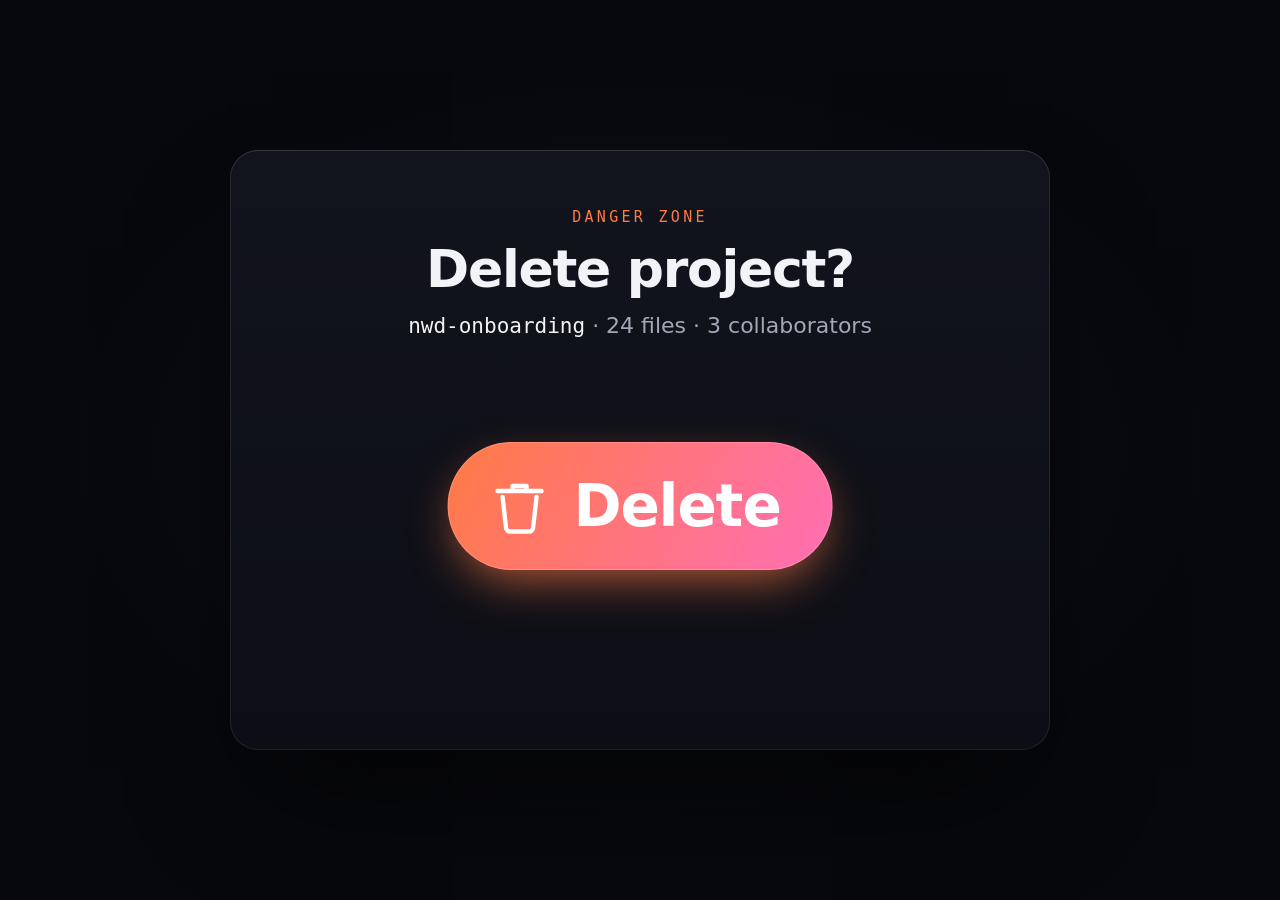
<file: index.html>
<!doctype html>
<html lang="en">
<head>
  <meta charset="utf-8">
  <meta name="viewport" content="width=device-width,initial-scale=1">
  <title>Bin Delete — veraetogrex_portfolio</title>
  <link rel="stylesheet" href="style.css">
</head>
<body>
  <!-- Bin Delete · zero dependencies · github.com/veraetogrex-portfolio -->
  <section class="bd" id="danger" aria-labelledby="bd-title">
    <p class="bd-kicker">Danger zone</p>
    <h1 class="bd-title" id="bd-title">Delete project?</h1>
    <p class="bd-what"><b>nwd-onboarding</b> · 24 files · 3 collaborators</p>

    <div class="bd-stage">
      <svg class="bd-ring" viewBox="0 0 176 176" aria-hidden="true"><circle cx="88" cy="88" r="80" pathLength="100"/></svg>
      <button class="bd-btn" aria-label="Delete project">
        <svg class="bd-bin" viewBox="0 0 64 64" aria-hidden="true">
          <g class="bd-lid"><path d="M10 17h44"/><path d="M25 17v-5h14v5"/></g>
          <path class="bd-can" d="M15 23l3.5 31a4 4 0 0 0 4 3.5h19a4 4 0 0 0 4-3.5L49 23"/>
          <g class="bd-trash"><path d="M24 44h16M23 37h18"/></g>
        </svg>
        <span class="bd-label" aria-hidden="true">Delete</span>
      </button>
    </div>

    <div class="bd-toast" role="status" hidden>
      <span>Project deleted</span><button class="bd-undo">Undo</button>
    </div>
  </section>

  <script src="script.js"></script>
</body>
</html>
</file>
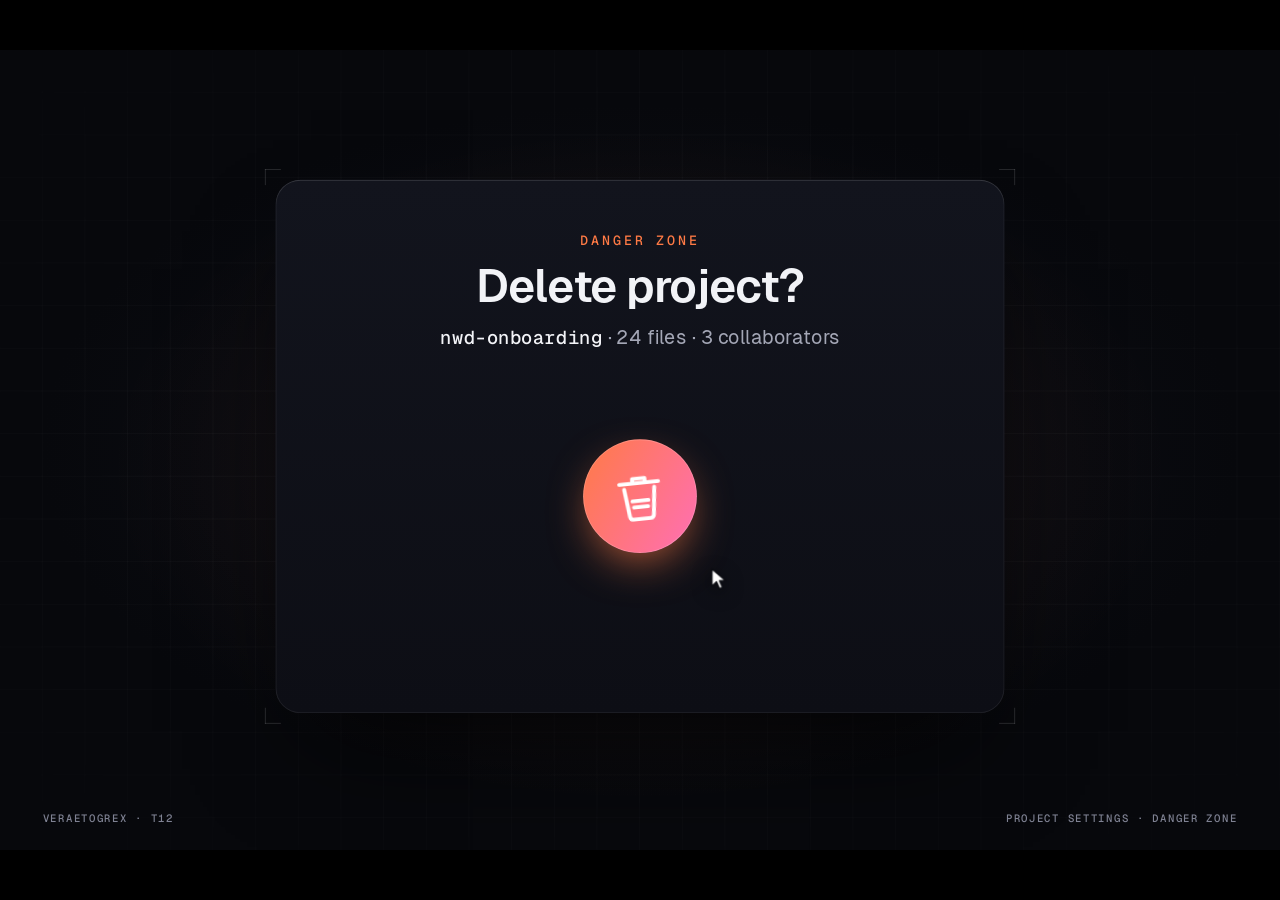
<file: mockup/bin-delete.autoplay.html>
<!doctype html>
<html lang="en">
<head>
<meta charset="utf-8">
<meta name="viewport" content="width=device-width,initial-scale=1">
<title>T12 Bin Delete — the bin eats its own label</title>
<link rel="stylesheet" href="_shared/nocturne.css">
<link rel="stylesheet" href="../style.css">
<style>
  /* the component from source/, dressed in Nocturne type */
  #stage{background:radial-gradient(ellipse 65% 60% at 50% 50%,#0E1018 0%,var(--void) 72%);
    --font:var(--f-text);--mono:var(--f-mono);--display:var(--f-display)}
  #stage .bd{position:absolute;left:310px;top:146px;zoom:1;z-index:1}
  #stage .bd .hud-corners{inset:-12px}
  #stage .bd-btn.li-hover:not(.is-open) .bd-lid{transform:rotate(-14deg)}
  .halo{position:absolute;left:50%;top:52%;width:1200px;height:760px;margin:-380px 0 0 -600px;border-radius:50%;pointer-events:none;z-index:0;
    background:radial-gradient(closest-side,rgba(255,122,69,.09),rgba(255,122,69,0))}
</style>
</head>
<body>
<div id="stage" class="grid" data-title="T12 Bin Delete" data-url="veraetogrex-portfolio.github.io/bin-delete">
  <div class="halo"></div>
  <section class="bd" id="danger" data-undo="3200" aria-labelledby="bd-title">
    <div class="hud-corners"></div>
    <p class="bd-kicker">Danger zone</p>
    <h1 class="bd-title" id="bd-title">Delete project?</h1>
    <p class="bd-what"><b>nwd-onboarding</b> · 24 files · 3 collaborators</p>

    <div class="bd-stage">
      <svg class="bd-ring" viewBox="0 0 176 176" aria-hidden="true"><circle cx="88" cy="88" r="80" pathLength="100"/></svg>
      <button class="bd-btn" aria-label="Delete project">
        <svg class="bd-bin" viewBox="0 0 64 64" aria-hidden="true">
          <g class="bd-lid"><path d="M10 17h44"/><path d="M25 17v-5h14v5"/></g>
          <path class="bd-can" d="M15 23l3.5 31a4 4 0 0 0 4 3.5h19a4 4 0 0 0 4-3.5L49 23"/>
          <g class="bd-trash"><path d="M24 44h16M23 37h18"/></g>
        </svg>
        <span class="bd-label" aria-hidden="true">Delete</span>
      </button>
    </div>

    <div class="bd-toast" role="status" hidden>
      <span>Project deleted</span><button class="bd-undo">Undo</button>
    </div>
  </section>
  <div class="status-line"><span>Veraetogrex · T12</span><span>Project settings · danger zone</span></div>
</div>

<script>window.AUTOPLAY = true;</script>
<script src="_shared/stage.js"></script>
<script src="../script.js"></script>
<script>
const bd = document.querySelector('#danger').bin;
const delBtn = document.querySelector('.bd-btn'), undoBtn = document.querySelector('.bd-undo');
const START = [1010, 800];
Stage.init({
  reset: () => bd.reset(),
  cursorStart: START,
  async demo(s) {
    const t0 = performance.now();
    await s.wait(100);
    await s.click(delBtn, { ms: 480, dx: 40 });          // ≈0.6 lid opens, letters hop in
    await s.move([980, 740], 700, { arc: .1 });        // step aside while it folds
    await s.until(t0, 2350);
    await s.click(undoBtn, { ms: 560 });               // ≈2.9 undo: letters fly back out
    await s.until(t0, 4150);
    await s.move(START, 600, { arc: -.12 });
    await s.until(t0, 5100);
  },
});
</script>
</body>
</html>
</file>
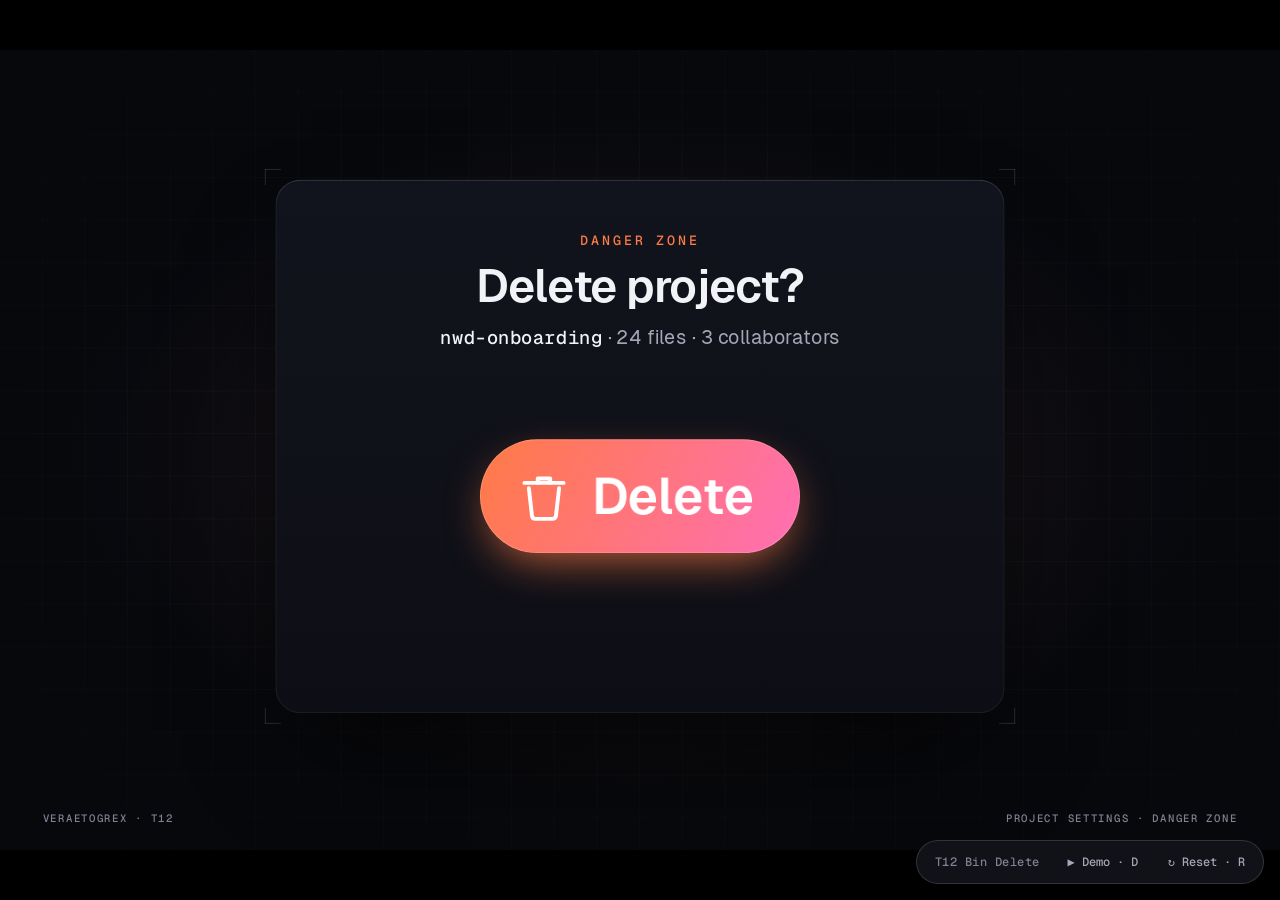
<file: mockup/bin-delete.html>
<!doctype html>
<html lang="en">
<head>
<meta charset="utf-8">
<meta name="viewport" content="width=device-width,initial-scale=1">
<title>T12 Bin Delete — the bin eats its own label</title>
<link rel="stylesheet" href="_shared/nocturne.css">
<link rel="stylesheet" href="../style.css">
<style>
  /* the component from source/, dressed in Nocturne type */
  #stage{background:radial-gradient(ellipse 65% 60% at 50% 50%,#0E1018 0%,var(--void) 72%);
    --font:var(--f-text);--mono:var(--f-mono);--display:var(--f-display)}
  #stage .bd{position:absolute;left:310px;top:146px;zoom:1;z-index:1}
  #stage .bd .hud-corners{inset:-12px}
  #stage .bd-btn.li-hover:not(.is-open) .bd-lid{transform:rotate(-14deg)}
  .halo{position:absolute;left:50%;top:52%;width:1200px;height:760px;margin:-380px 0 0 -600px;border-radius:50%;pointer-events:none;z-index:0;
    background:radial-gradient(closest-side,rgba(255,122,69,.09),rgba(255,122,69,0))}
</style>
</head>
<body>
<div id="stage" class="grid" data-title="T12 Bin Delete" data-url="veraetogrex-portfolio.github.io/bin-delete">
  <div class="halo"></div>
  <section class="bd" id="danger" data-undo="3200" aria-labelledby="bd-title">
    <div class="hud-corners"></div>
    <p class="bd-kicker">Danger zone</p>
    <h1 class="bd-title" id="bd-title">Delete project?</h1>
    <p class="bd-what"><b>nwd-onboarding</b> · 24 files · 3 collaborators</p>

    <div class="bd-stage">
      <svg class="bd-ring" viewBox="0 0 176 176" aria-hidden="true"><circle cx="88" cy="88" r="80" pathLength="100"/></svg>
      <button class="bd-btn" aria-label="Delete project">
        <svg class="bd-bin" viewBox="0 0 64 64" aria-hidden="true">
          <g class="bd-lid"><path d="M10 17h44"/><path d="M25 17v-5h14v5"/></g>
          <path class="bd-can" d="M15 23l3.5 31a4 4 0 0 0 4 3.5h19a4 4 0 0 0 4-3.5L49 23"/>
          <g class="bd-trash"><path d="M24 44h16M23 37h18"/></g>
        </svg>
        <span class="bd-label" aria-hidden="true">Delete</span>
      </button>
    </div>

    <div class="bd-toast" role="status" hidden>
      <span>Project deleted</span><button class="bd-undo">Undo</button>
    </div>
  </section>
  <div class="status-line"><span>Veraetogrex · T12</span><span>Project settings · danger zone</span></div>
</div>

<script src="_shared/stage.js"></script>
<script src="../script.js"></script>
<script>
const bd = document.querySelector('#danger').bin;
const delBtn = document.querySelector('.bd-btn'), undoBtn = document.querySelector('.bd-undo');
const START = [1010, 800];
Stage.init({
  reset: () => bd.reset(),
  cursorStart: START,
  async demo(s) {
    const t0 = performance.now();
    await s.wait(100);
    await s.click(delBtn, { ms: 480, dx: 40 });          // ≈0.6 lid opens, letters hop in
    await s.move([980, 740], 700, { arc: .1 });        // step aside while it folds
    await s.until(t0, 2350);
    await s.click(undoBtn, { ms: 560 });               // ≈2.9 undo: letters fly back out
    await s.until(t0, 4150);
    await s.move(START, 600, { arc: -.12 });
    await s.until(t0, 5100);
  },
});
</script>
</body>
</html>
</file>
<file: style.css>
/* Bin Delete — github.com/veraetogrex-portfolio · zero dependencies */
:root {
  --bg: #07080c;
  --text: #f2f3f7;
  --text-2: #a4a7b6;
  --text-3: #7f8293;
  --line: rgba(255, 255, 255, .08);
  --line-2: rgba(255, 255, 255, .14);
  --danger: #ff7a45;
  --danger-2: #ff6fb5;
  --ion: #3fe0d0;
  --font: system-ui, -apple-system, "Segoe UI", sans-serif;
  --mono: ui-monospace, "SF Mono", Menlo, Consolas, monospace;
  --display: var(--font);
}

* { box-sizing: border-box; }
body {
  margin: 0; min-height: 100vh; display: grid; place-items: center; overflow: hidden;
  background: radial-gradient(65% 60% at 50% 50%, #0e1018, var(--bg) 72%);
  color: var(--text); font: 16px/1.4 var(--font);
}
h1, p { margin: 0; }
button { font: inherit; color: inherit; background: none; border: 0; padding: 0; cursor: pointer; }

.bd {
  position: relative; width: 820px; height: 600px; border-radius: 28px; text-align: center; padding-top: 58px;
  background: linear-gradient(#12141d, #0d0e15);
  box-shadow: 0 0 0 1px var(--line) inset, 0 1px 0 rgba(255, 255, 255, .08) inset, 0 60px 120px -40px rgba(0, 0, 0, .85);
}
@media (max-width: 880px) { .bd { zoom: .6; } }
@media (max-width: 560px) { .bd { zoom: .42; } }

.bd-kicker { font: 500 15px var(--mono); letter-spacing: .22em; text-transform: uppercase; color: var(--danger); }
.bd-title { margin-top: 16px; font: 600 52px/1.05 var(--font); letter-spacing: -.025em; }
.bd-what { margin-top: 16px; font: 400 22px var(--font); color: var(--text-2); }
.bd-what b { font: 500 21px var(--mono); color: var(--text); }

/* ── the button ─────────────────────────────────────── */
.bd-stage { position: absolute; left: 0; right: 0; top: 268px; height: 176px; }
.bd-btn {
  position: absolute; left: 50%; top: 50%; height: 128px; transform: translate(-50%, -50%);
  display: flex; align-items: center; gap: 22px; padding: 0 52px 0 40px; border-radius: 999px; overflow: visible; white-space: nowrap;
  color: #fff; background: linear-gradient(120deg, var(--danger), var(--danger-2));
  box-shadow: 0 0 0 1px rgba(255, 255, 255, .18) inset, 0 18px 50px -14px rgba(255, 122, 69, .8);
  transition: width .44s cubic-bezier(.65, 0, .35, 1), padding .44s cubic-bezier(.65, 0, .35, 1), box-shadow .3s, filter .2s;
}
.bd-btn:hover { filter: brightness(1.08); }
.bd-btn:focus-visible { outline: 3px solid #fff; outline-offset: 6px; }
.bd-btn.is-round { padding: 0 32px; }
.bd-label { font: 600 58px/1 var(--font); letter-spacing: -.02em; display: flex; }
.bd-label i { display: inline-block; font-style: normal; will-change: transform, opacity; }
.bd-bin { flex: none; width: 64px; height: 64px; overflow: visible; fill: none; stroke: #fff; stroke-width: 4.4; stroke-linecap: round; stroke-linejoin: round; }
.bd-lid { transform-origin: 11px 17px; transition: transform .26s cubic-bezier(.34, 1.56, .64, 1); }
.bd-btn:hover .bd-lid { transform: rotate(-14deg); }
.bd-btn.is-open .bd-lid { transform: rotate(-38deg) translate(-2px, -4px); }
.bd-trash { opacity: 0; transition: opacity .2s; }
.bd-btn.is-full .bd-trash { opacity: 1; }

/* the undo window: a ring that closes around the bin */
.bd-ring { position: absolute; left: 50%; top: 0; width: 176px; height: 176px; margin-left: -88px; transform: rotate(-90deg); overflow: visible; opacity: 0; transition: opacity .2s; }
.bd-ring circle { fill: none; stroke: var(--danger); stroke-width: 5; stroke-linecap: round; stroke-dasharray: 100; stroke-dashoffset: 100; filter: drop-shadow(0 0 8px rgba(255, 122, 69, .6)); }
.bd-ring.is-on { opacity: 1; }

.bd-toast {
  position: absolute; left: 50%; top: 482px; transform: translateX(-50%); display: flex; align-items: center; gap: 20px; height: 64px; padding: 0 10px 0 28px;
  border-radius: 999px; background: #1a1b24; box-shadow: 0 0 0 1px var(--line-2) inset, 0 20px 50px -20px #000; font: 500 21px var(--font); white-space: nowrap;
}
.bd-toast[hidden] { display: none; }
.bd-undo { height: 46px; padding: 0 24px; border-radius: 999px; font: 600 20px var(--font); color: #05221f; background: var(--ion); }
.bd-undo:hover { filter: brightness(1.1); }
.bd.is-gone .bd-title { color: var(--text-3); text-decoration: line-through; text-decoration-color: var(--danger); }

@media (prefers-reduced-motion: reduce) { .bd-btn, .bd-lid { transition-duration: .15s; } }
</file>
<file: mockup/_shared/nocturne.css>
/* Nocturne — shared base styles for the mockups */
@font-face{font-family:"Chakra Petch";font-weight:500;font-display:swap;src:url(fonts/chakra-petch-latin-500-normal.woff2) format("woff2")}
@font-face{font-family:"Chakra Petch";font-weight:600;font-display:swap;src:url(fonts/chakra-petch-latin-600-normal.woff2) format("woff2")}
@font-face{font-family:"Chakra Petch";font-weight:700;font-display:swap;src:url(fonts/chakra-petch-latin-700-normal.woff2) format("woff2")}
@font-face{font-family:"Geist";font-weight:400;font-display:swap;src:url(fonts/geist-sans-latin-400-normal.woff2) format("woff2")}
@font-face{font-family:"Geist";font-weight:500;font-display:swap;src:url(fonts/geist-sans-latin-500-normal.woff2) format("woff2")}
@font-face{font-family:"Geist";font-weight:600;font-display:swap;src:url(fonts/geist-sans-latin-600-normal.woff2) format("woff2")}
@font-face{font-family:"Geist";font-weight:700;font-display:swap;src:url(fonts/geist-sans-latin-700-normal.woff2) format("woff2")}
@font-face{font-family:"Geist Mono";font-weight:400;font-display:swap;src:url(fonts/geist-mono-latin-400-normal.woff2) format("woff2")}
@font-face{font-family:"Geist Mono";font-weight:500;font-display:swap;src:url(fonts/geist-mono-latin-500-normal.woff2) format("woff2")}

:root{
  --void:#07080C; --panel:#0E1016; --panel-2:#111218; --raise:#1A1B24; --raise-2:#22252F;
  --glass:rgba(255,255,255,.05); --glass-strong:rgba(255,255,255,.12);
  --line:rgba(255,255,255,.08); --line-2:rgba(255,255,255,.14);
  --text:#F2F3F7; --text-2:#A4A7B6; --text-3:#7F8293;
  --pulse:#7C6CFF; --pulse-btn:#6A5AF9; --pulse-soft:#A69BFF; --pulse-pale:#C9C2FF;
  --ion:#3FE0D0; --flare:#FF7A45; --pink:#FF6FB5; --amber:#FFB547;
  --daylight:#F4F5F8;
  --r-field:10px; --r-card:14px; --r-panel:20px;
  --f-display:"Chakra Petch","Geist",system-ui,sans-serif;
  --f-text:"Geist","Inter",system-ui,-apple-system,sans-serif;
  --f-mono:"Geist Mono",ui-monospace,"SF Mono",Menlo,monospace;
  --ease-out:cubic-bezier(.2,.8,.2,1);
  --ease-io:cubic-bezier(.65,0,.35,1);
  --ease-back:cubic-bezier(.34,1.56,.64,1);
}
*,*::before,*::after{box-sizing:border-box}
html,body{margin:0;height:100%;background:#000;color:var(--text);font-family:var(--f-text);-webkit-font-smoothing:antialiased;overflow:hidden}
button,input,textarea{font:inherit;color:inherit}
button{cursor:pointer;background:none;border:0;padding:0}

/* viewport and scaling */
.li-viewport{position:fixed;inset:0;overflow:hidden;background:#000}
.li-shell{position:absolute;left:50%;top:50%;transform-origin:50% 50%}
#stage{position:relative;width:1440px;height:900px;overflow:hidden;background:var(--void);isolation:isolate}
#stage.grid::before{content:"";position:absolute;inset:0;pointer-events:none;z-index:0;
  background-image:linear-gradient(var(--line) 1px,transparent 1px),linear-gradient(90deg,var(--line) 1px,transparent 1px);
  background-size:48px 48px;background-position:-1px -1px;opacity:.45;
  -webkit-mask-image:radial-gradient(ellipse 75% 70% at 50% 50%,#000 30%,transparent 100%);
          mask-image:radial-gradient(ellipse 75% 70% at 50% 50%,#000 30%,transparent 100%)}

/* browser frame (?frame) */
.li-browser{width:1440px;border-radius:18px;overflow:hidden;background:#15161D;box-shadow:0 0 0 1px rgba(255,255,255,.08),0 40px 120px rgba(0,0,0,.6)}
.li-browser-bar{height:46px;display:flex;align-items:center;gap:16px;padding:0 18px;background:#121319;border-bottom:1px solid var(--line)}
.li-dots{display:flex;gap:8px}.li-dots i{width:12px;height:12px;border-radius:50%;background:#2A2C36;display:block}
.li-dots i:nth-child(1){background:#FF5F57}.li-dots i:nth-child(2){background:#FEBC2E}.li-dots i:nth-child(3){background:#28C840}
.li-url{flex:0 1 520px;margin:0 auto;height:28px;border-radius:8px;background:#1C1D25;display:flex;align-items:center;justify-content:center;gap:8px;font:500 13px var(--f-mono);color:var(--text-2);letter-spacing:.02em}
.li-url::before{content:"";width:9px;height:11px;border:1.5px solid var(--text-3);border-radius:2px 2px 3px 3px;border-top-width:4px;opacity:.7}

/* demo cursor */
#li-cursor{position:absolute;left:0;top:0;width:28px;height:28px;z-index:9999;pointer-events:none;opacity:0;transition:opacity .2s;will-change:transform;filter:drop-shadow(0 4px 10px rgba(0,0,0,.55))}
#li-cursor.on{opacity:1}
#li-cursor svg{display:block;transform-origin:4px 3px;transition:transform .12s var(--ease-out)}
#li-cursor.down svg{transform:scale(.82)}
#li-cursor.grab .arrow{display:none}#li-cursor:not(.grab) .hand{display:none}
.li-ripple{position:absolute;width:44px;height:44px;margin:-22px 0 0 -22px;border-radius:50%;border:2px solid rgba(255,255,255,.85);pointer-events:none;z-index:9998;animation:li-ripple .5s var(--ease-out) forwards}
@keyframes li-ripple{from{transform:scale(.3);opacity:.9}to{transform:scale(1.35);opacity:0}}
#stage.demo-running, #stage.demo-running *{cursor:none!important}

/* control pill outside the stage (interactive mode only) */
.li-controls{position:fixed;right:16px;bottom:16px;z-index:10;display:flex;gap:6px;padding:6px;border-radius:999px;background:rgba(20,21,28,.86);border:1px solid var(--line-2);backdrop-filter:blur(10px);font:500 12px var(--f-mono);letter-spacing:.04em}
.li-controls button{padding:7px 12px;border-radius:999px;color:var(--text-2)}
.li-controls button:hover{background:var(--raise-2);color:var(--text)}
.li-controls .li-title{padding:7px 10px 7px 12px;color:var(--text-3)}
body.autoplay .li-controls,body.clean .li-controls{display:none}

/* shared primitives */
.mono{font-family:var(--f-mono);letter-spacing:.08em;text-transform:uppercase}
.display{font-family:var(--f-display);text-transform:uppercase;letter-spacing:.02em}
.btn{display:inline-flex;align-items:center;justify-content:center;gap:10px;height:52px;padding:0 26px;border-radius:var(--r-field);background:var(--pulse-btn);color:#fff;font:600 17px var(--f-text);box-shadow:0 0 0 1px rgba(255,255,255,.1) inset,0 10px 30px -10px rgba(124,108,255,.8)}
.btn.ghost{background:var(--glass);box-shadow:0 0 0 1px var(--line-2) inset;color:var(--text)}
.field{height:56px;border-radius:var(--r-field);background:rgba(255,255,255,.035);border:1px solid var(--line-2);padding:0 18px;display:flex;align-items:center;font-size:18px;color:var(--text);outline:none;transition:border-color .2s,box-shadow .2s}
.field:focus,.field.focus{border-color:var(--pulse);box-shadow:0 0 0 4px rgba(124,108,255,.18)}
.card{background:var(--panel);border:1px solid var(--line);border-radius:var(--r-panel)}
.hud-corners{position:absolute;inset:-10px;pointer-events:none;
  background:
   linear-gradient(var(--c,var(--line-2)) 0 0) left top/18px 1px no-repeat,linear-gradient(var(--c,var(--line-2)) 0 0) left top/1px 18px no-repeat,
   linear-gradient(var(--c,var(--line-2)) 0 0) right top/18px 1px no-repeat,linear-gradient(var(--c,var(--line-2)) 0 0) right top/1px 18px no-repeat,
   linear-gradient(var(--c,var(--line-2)) 0 0) left bottom/18px 1px no-repeat,linear-gradient(var(--c,var(--line-2)) 0 0) left bottom/1px 18px no-repeat,
   linear-gradient(var(--c,var(--line-2)) 0 0) right bottom/18px 1px no-repeat,linear-gradient(var(--c,var(--line-2)) 0 0) right bottom/1px 18px no-repeat}
.status-line{position:absolute;left:48px;right:48px;bottom:28px;display:flex;justify-content:space-between;font:500 12px var(--f-mono);letter-spacing:.14em;text-transform:uppercase;color:var(--text-3);z-index:2}

@media (prefers-reduced-motion: reduce){
  *,*::before,*::after{animation-duration:150ms!important;transition-duration:150ms!important}
}
</file>
